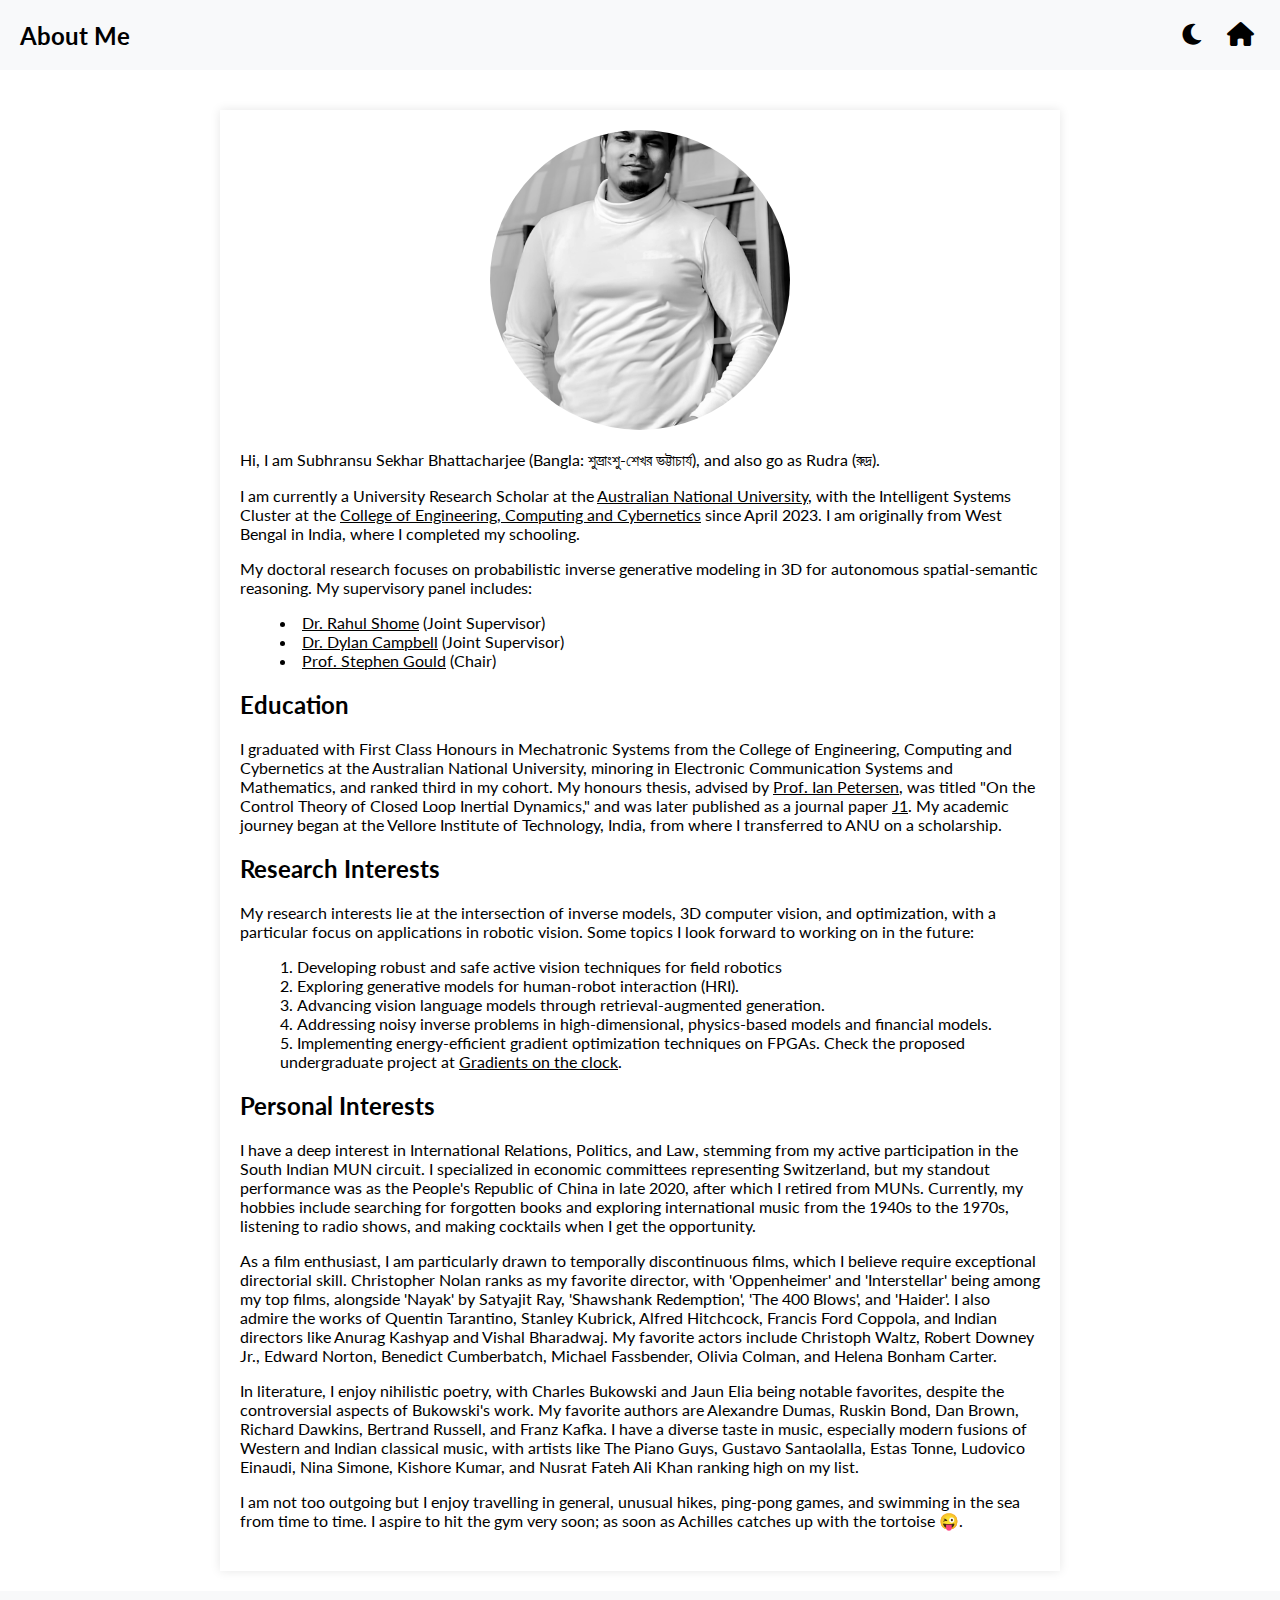
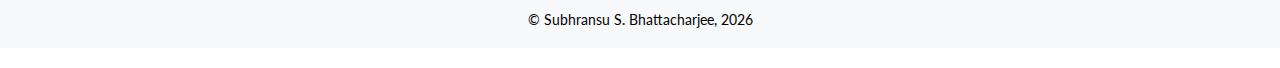
<file: bio/index.html>
<!DOCTYPE html>
<html lang="en">
<head>
    <meta charset="UTF-8">
    <meta name="viewport" content="width=device-width, initial-scale=1.0">
    <meta http-equiv="Cache-Control" content="no-store, no-cache, must-revalidate">
    <meta http-equiv="Pragma" content="no-cache">
    <meta http-equiv="Expires" content="0">
    <title>About Me</title>
    <link rel="stylesheet" href="https://cdnjs.cloudflare.com/ajax/libs/font-awesome/6.0.0-beta3/css/all.min.css">
    <link href="https://fonts.googleapis.com/css2?family=Lato:wght@300;400;700&display=swap" rel="stylesheet">
    <style>body{font-family:'Lato',sans-serif;margin:0;padding:0;transition:background-color 0.3s,color 0.3s}.header{display:flex;justify-content:space-between;align-items:center;padding:20px;background-color:#f8f9fa;transition:background-color 0.3s}.header .title{font-size:24px;font-weight:bold}.buttons{display:flex;gap:10px}.theme-toggle,.home-button{background:none;border:none;font-size:24px;cursor:pointer}.theme-toggle i,.home-button i{color:blue;transition:color 0.3s}.container{display:flex;flex-direction:column;align-items:center;justify-content:flex-start;padding:20px;text-align:left;max-width:100%;overflow-y:auto}.content-container{max-width:800px;width:100%;padding:20px;box-shadow:0 0 10px rgba(0,0,0,0.1);background-color:#fff;margin:20px;transition:background-color 0.3s,box-shadow 0.3s}.bio-image{width:300px;height:300px;background-color:grey;border-radius:50%;margin:0 auto 20px auto;display:flex;align-items:center;justify-content:center;overflow:hidden;transition:transform 0.3s}.bio-image img{width:100%;height:100%;object-fit:cover}.bio-image:hover{transform:scale(1.05)}.bio-text{text-align:left}.bio-text p{text-align:left;text-align-last:left}.bio-text ul,.bio-text ol{text-align:left}.bio-text ul{list-style-position:inside}.bio-text ol{list-style-position:inside}.bio-section{margin-bottom:20px}.dark-mode{background-color:#121212;color:#e0e0e0}.dark-mode .header{background-color:#1c1c1c}.dark-mode .theme-toggle i,.dark-mode .home-button i{color:#f0f0f0}.dark-mode .content-container{background-color:#1c1c1c;box-shadow:0 0 10px rgba(255,255,255,0.1)}a{color:inherit;text-decoration:underline;transition:color 0.3s}a:hover{color:darkblue}footer{text-align:center;padding:20px;background-color:#f8f9fa;font-size:14px;width:100%}.dark-mode footer{background-color:#1c1c1c;color:#e0e0e0}.theme-toggle i,.home-button i{color:black}.dark-mode .theme-toggle i,.dark-mode .home-button i{color:white}@media (max-width:768px){.header .title{font-size:18px}.theme-toggle,.home-button{font-size:20px}.container{padding:10px}.bio-image{width:200px;height:200px}}</style>
</head>
<body>
    <header class="header">
        <div class="title">About Me</div>
        <div class="buttons">
            <button class="theme-toggle" id="themeToggle">
                <i class="fas fa-moon"></i>
            </button>
            <button class="home-button" onclick="location.href='/'">
                <i class="fas fa-home"></i>
            </button>
        </div>
    </header>
    <div class="container">
        <div class="content-container">
            <div class="bio-image">
                <img src="DP.jpeg" alt="Profile Picture">
            </div>
            <div class="bio-text">
                <div class="bio-section">
                    <p>Hi, I am Subhransu Sekhar Bhattacharjee (Bangla: শুভ্রাংশু-শেখর ভট্টাচার্য), and also go as Rudra (রুদ্র).</p>
                    <p>I am currently a University Research Scholar at the <a href="https://www.anu.edu.au" target="_blank">Australian National University</a>, with the Intelligent Systems Cluster at the <a href="https://cecc.anu.edu.au/" target="_blank">College of Engineering, Computing and Cybernetics</a> since April 2023. I am originally from West Bengal in India, where I completed my schooling.</p>
                    <div class="bio-section">
                        <p>My doctoral research focuses on probabilistic inverse generative modeling in 3D for autonomous spatial-semantic reasoning. My supervisory panel includes:</p>
                        <ul>
                            <li><a href="https://rahulsho.me/" target="_blank">Dr. Rahul Shome</a> (Joint Supervisor)</li>
                            <li><a href="https://sites.google.com/view/djcampbell" target="_blank">Dr. Dylan Campbell</a> (Joint Supervisor)</li>
                            <li><a href="http://users.cecs.anu.edu.au/~sgould/" target="_blank">Prof. Stephen Gould</a> (Chair)</li>
                        </ul>
                    </div>
                <div class="bio-section">
                    <h2>Education</h2>
                    <p>I graduated with First Class Honours in Mechatronic Systems from the College of Engineering, Computing and Cybernetics at the Australian National University, minoring in Electronic Communication Systems and Mathematics, and ranked third in my cohort. My honours thesis, advised by <a href="https://eng.anu.edu.au/people/ian-petersen/" target="_blank">Prof. Ian Petersen</a>, was titled "On the Control Theory of Closed Loop Inertial Dynamics," and was later published as a journal paper <a href="https://onlinelibrary.wiley.com/doi/10.1002/asjc.3153" target="_blank">J1</a>. My academic journey began at the Vellore Institute of Technology, India, from where I transferred to ANU on a scholarship.</p>
                </div>
                <div class="bio-section">
                    <h2>Research Interests</h2>
                    <p>My research interests lie at the intersection of inverse models, 3D computer vision, and optimization, with a particular focus on applications in robotic vision. Some topics I look forward to working on in the future:</p>
                    <ol>
                      <li>Developing robust and safe active vision techniques for field robotics</li>
                      <li>Exploring generative models for human-robot interaction (HRI).</li>
                      <li>Advancing vision language models through retrieval-augmented generation.</li>
                      <li>Addressing noisy inverse problems in high-dimensional, physics-based models and financial models.</li>
                      <li>Implementing energy-efficient gradient optimization techniques on FPGAs. Check the proposed undergraduate project at <a href="https://1ssb.github.io/gradients_on_the_clock/">Gradients on the clock</a>.</li>
                    </ol>
                 </div>

                <div class="bio-section">
                    <h2>Personal Interests</h2>
                    <p>I have a deep interest in International Relations, Politics, and Law, stemming from my active participation in the South Indian MUN circuit. I specialized in economic committees representing Switzerland, but my standout performance was as the People's Republic of China in late 2020, after which I retired from MUNs. Currently, my hobbies include searching for forgotten books and exploring international music from the 1940s to the 1970s, listening to radio shows, and making cocktails when I get the opportunity.</p>
                    <p>As a film enthusiast, I am particularly drawn to temporally discontinuous films, which I believe require exceptional directorial skill. Christopher Nolan ranks as my favorite director, with 'Oppenheimer' and 'Interstellar' being among my top films, alongside 'Nayak' by Satyajit Ray, 'Shawshank Redemption', 'The 400 Blows', and 'Haider'. I also admire the works of Quentin Tarantino, Stanley Kubrick, Alfred Hitchcock, Francis Ford Coppola, and Indian directors like Anurag Kashyap and Vishal Bharadwaj. My favorite actors include Christoph Waltz, Robert Downey Jr., Edward Norton, Benedict Cumberbatch, Michael Fassbender, Olivia Colman, and Helena Bonham Carter.</p>
                    <p>In literature, I enjoy nihilistic poetry, with Charles Bukowski and Jaun Elia being notable favorites, despite the controversial aspects of Bukowski's work. My favorite authors are Alexandre Dumas, Ruskin Bond, Dan Brown, Richard Dawkins, Bertrand Russell, and Franz Kafka. I have a diverse taste in music, especially modern fusions of Western and Indian classical music, with artists like The Piano Guys, Gustavo Santaolalla, Estas Tonne, Ludovico Einaudi, Nina Simone, Kishore Kumar, and Nusrat Fateh Ali Khan ranking high on my list.</p>
                    <p>I am not too outgoing but I enjoy travelling in general, unusual hikes, ping-pong games, and swimming in the sea from time to time. I aspire to hit the gym very soon; as soon as Achilles catches up with the tortoise &#128540.</p>
                </div>
            </div>
        </div>
    </div>
    <footer>
        &copy; Subhransu S. Bhattacharjee, <span id="year"></span>
    </footer>
    <script>
        const themeToggle = document.getElementById('themeToggle');
        themeToggle.addEventListener('click', () => {
            document.body.classList.toggle('dark-mode');
            const icon = themeToggle.querySelector('i');
            if (document.body.classList.contains('dark-mode')) {
                icon.classList.remove('fa-moon');
                icon.classList.add('fa-sun');
            } else {
                icon.classList.remove('fa-sun');
                icon.classList.add('fa-moon');
            }
        });

        document.getElementById('year').textContent = new Date().getFullYear();
    </script>
</body>
</html>
</file>
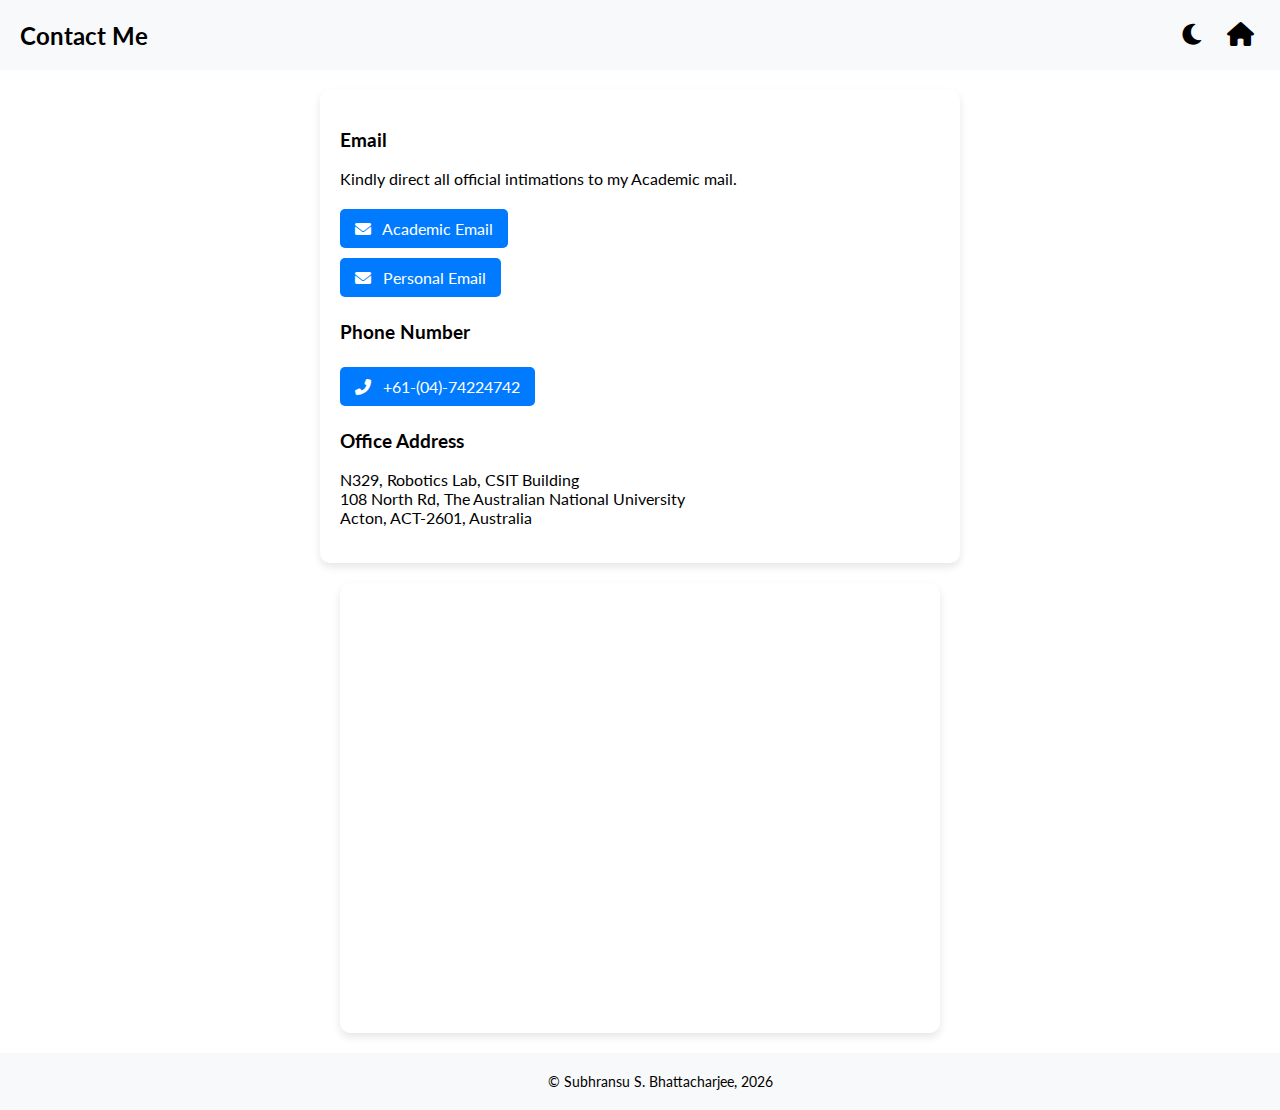
<file: contact/index.html>
<!DOCTYPE html>
<html lang="en">
<head>
    <meta charset="UTF-8">
    <meta name="viewport" content="width=device-width, initial-scale=1.0">
    <meta http-equiv="Cache-Control" content="no-store, no-cache, must-revalidate">
    <meta http-equiv="Pragma" content="no-cache">
    <meta http-equiv="Expires" content="0">
    <title>Contact Me</title>
    <link rel="stylesheet" href="https://cdnjs.cloudflare.com/ajax/libs/font-awesome/6.0.0-beta3/css/all.min.css">
    <link href="https://fonts.googleapis.com/css2?family=Lato:wght@300;400;700&display=swap" rel="stylesheet">
    <style>
        body {
            font-family: 'Lato', sans-serif;
            margin: 0;
            padding: 0;
            display: flex;
            flex-direction: column;
            min-height: 100vh;
            transition: background-color 0.3s, color 0.3s;
        }
        .header {
            display: flex;
            justify-content: space-between;
            align-items: center;
            padding: 20px;
            background-color: #f8f9fa;
        }
        .header .title {
            font-size: 24px;
            font-weight: bold;
        }
        .buttons {
            display: flex;
            gap: 10px;
        }
        .theme-toggle, .home-button {
            background: none;
            border: none;
            font-size: 24px;
            cursor: pointer;
        }
        .theme-toggle i, .home-button i {
            color: blue;
        }
        .container {
            flex: 1;
            display: flex;
            flex-direction: column;
            align-items: center;
            justify-content: flex-start;
            padding: 20px;
            text-align: left;
            max-width: 100%;
        }
        .card {
            background-color: #ffffff;
            border-radius: 10px;
            box-shadow: 0 4px 8px rgba(0, 0, 0, 0.1);
            padding: 20px;
            max-width: 600px;
            width: 100%;
        }
        .bio-text {
            text-align: justify;
        }
        .bio-section {
            margin-bottom: 20px;
        }
        .dark-mode .card {
            background-color: #1c1c1c;
            color: #e0e0e0;
        }
        .dark-mode {
            background-color: #121212;
            color: #e0e0e0;
        }
        .dark-mode .header {
            background-color: #1c1c1c;
        }
        .theme-toggle i, .home-button i {
            color: black; /* Default color for light mode */
        }
        
        .dark-mode .theme-toggle i, .dark-mode .home-button i {
            color: white; /* Color for dark mode */
        }
        
        .button1 {
            display: inline-block;
            padding: 10px 15px;
            font-size: 16px;
            color: #ffffff;
            background-color: #007bff;
            border: none;
            border-radius: 5px;
            text-decoration: none;
            margin: 5px 0;
        }
        .button1:hover {
            background-color: #0056b3;
        }
        @media (max-width: 768px) {
            .header .title {
                font-size: 18px;
            }
            .theme-toggle, .home-button {
                font-size: 20px;
            }
            .container {
                padding: 10px;
            }
            .button1 {
                font-size: 14px;
            }
        }
        .map-container {
            width: 100%;
            margin-top: 20px;
            display: flex;
            justify-content: center;
        }
        .map-container iframe {
            width: 100%;
            max-width: 600px;
            height: 450px;
            border: 0;
            border-radius: 10px;
            box-shadow: 0 4px 8px rgba(0, 0, 0, 0.1);
        }
        footer {
            text-align: center;
            padding: 20px;
            background-color: #f8f9fa;
            font-size: 14px;
            width: 100%;
        }
        .dark-mode footer {
            background-color: #333 !important;
        }
    </style>
</head>
<body>
    <header class="header">
        <div class="title">Contact Me</div>
        <div class="buttons">
            <button class="theme-toggle" id="themeToggle">
                <i class="fas fa-moon"></i>
            </button>
            <button class="home-button" onclick="location.href='/'">
                <i class="fas fa-home"></i>
            </button>
        </div>
    </header>
    <div class="container">
        <div class="card">
            <article id="cnt" class="bio-text">
                <h3>Email</h3>
                <p>Kindly direct all official intimations to my Academic mail.</p>
                <p>
                    <a href="mailto:Subhransu.Bhattacharjee@anu.edu.au" class="button1" onclick="return theFunction();">
                        <i class="fa fa-envelope" aria-hidden="true"></i>&ensp; Academic Email
                    </a><br>
                    <a href="mailto:1ssb.rudra@gmail.com" class="button1" onclick="return theFunction();">
                        <i class="fa fa-envelope" aria-hidden="true"></i>&ensp; Personal Email
                    </a>
                </p>
                <h3>Phone Number</h3>
                <p>
                    <a class="button1" href="tel:+610474224742" onclick="return theFunction();">
                        <i class="fa fa-phone-alt" aria-hidden="true"></i>&ensp; +61-(04)-74224742
                    </a>
                </p>
                <h3>Office Address</h3>
                <p>
                    N329, Robotics Lab, CSIT Building<br>
                    108 North Rd, The Australian National University<br>
                    Acton, ACT-2601, Australia
                </p>
            </article>
        </div>
        <div class="map-container">
            <iframe src="https://www.google.com/maps/embed?pb=!1m14!1m8!1m3!1d750.6912317179923!2d149.120686!3d-35.275245!3m2!1i1024!2i768!4f13.1!3m3!1m2!1s0x6b164d5b4fd2223f%3A0x247432e4404afa54!2sANU%20School%20of%20Computing!5e1!3m2!1sen!2sus!4v1717435450419!5m2!1sen!2sus" allowfullscreen="" loading="lazy" referrerpolicy="no-referrer-when-downgrade"></iframe>
        </div>
    </div>
    <footer>
        &copy; Subhransu S. Bhattacharjee, <span id="year"></span>
    </footer>
    <script>
        const themeToggle = document.getElementById('themeToggle');
        themeToggle.addEventListener('click', () => {
            document.body.classList.toggle('dark-mode');
            const icon = themeToggle.querySelector('i');
            if (document.body.classList.contains('dark-mode')) {
                icon.classList.remove('fa-moon');
                icon.classList.add('fa-sun');
            } else {
                icon.classList.remove('fa-sun');
                icon.classList.add('fa-moon');
            }
        });

        document.addEventListener('DOMContentLoaded', function() {
            const yearSpan = document.getElementById('year');
            const currentYear = new Date().getFullYear();
            yearSpan.textContent = currentYear;
        });

        function theFunction() {
            return true;
        }
    </script>
</body>
</html>
</file>
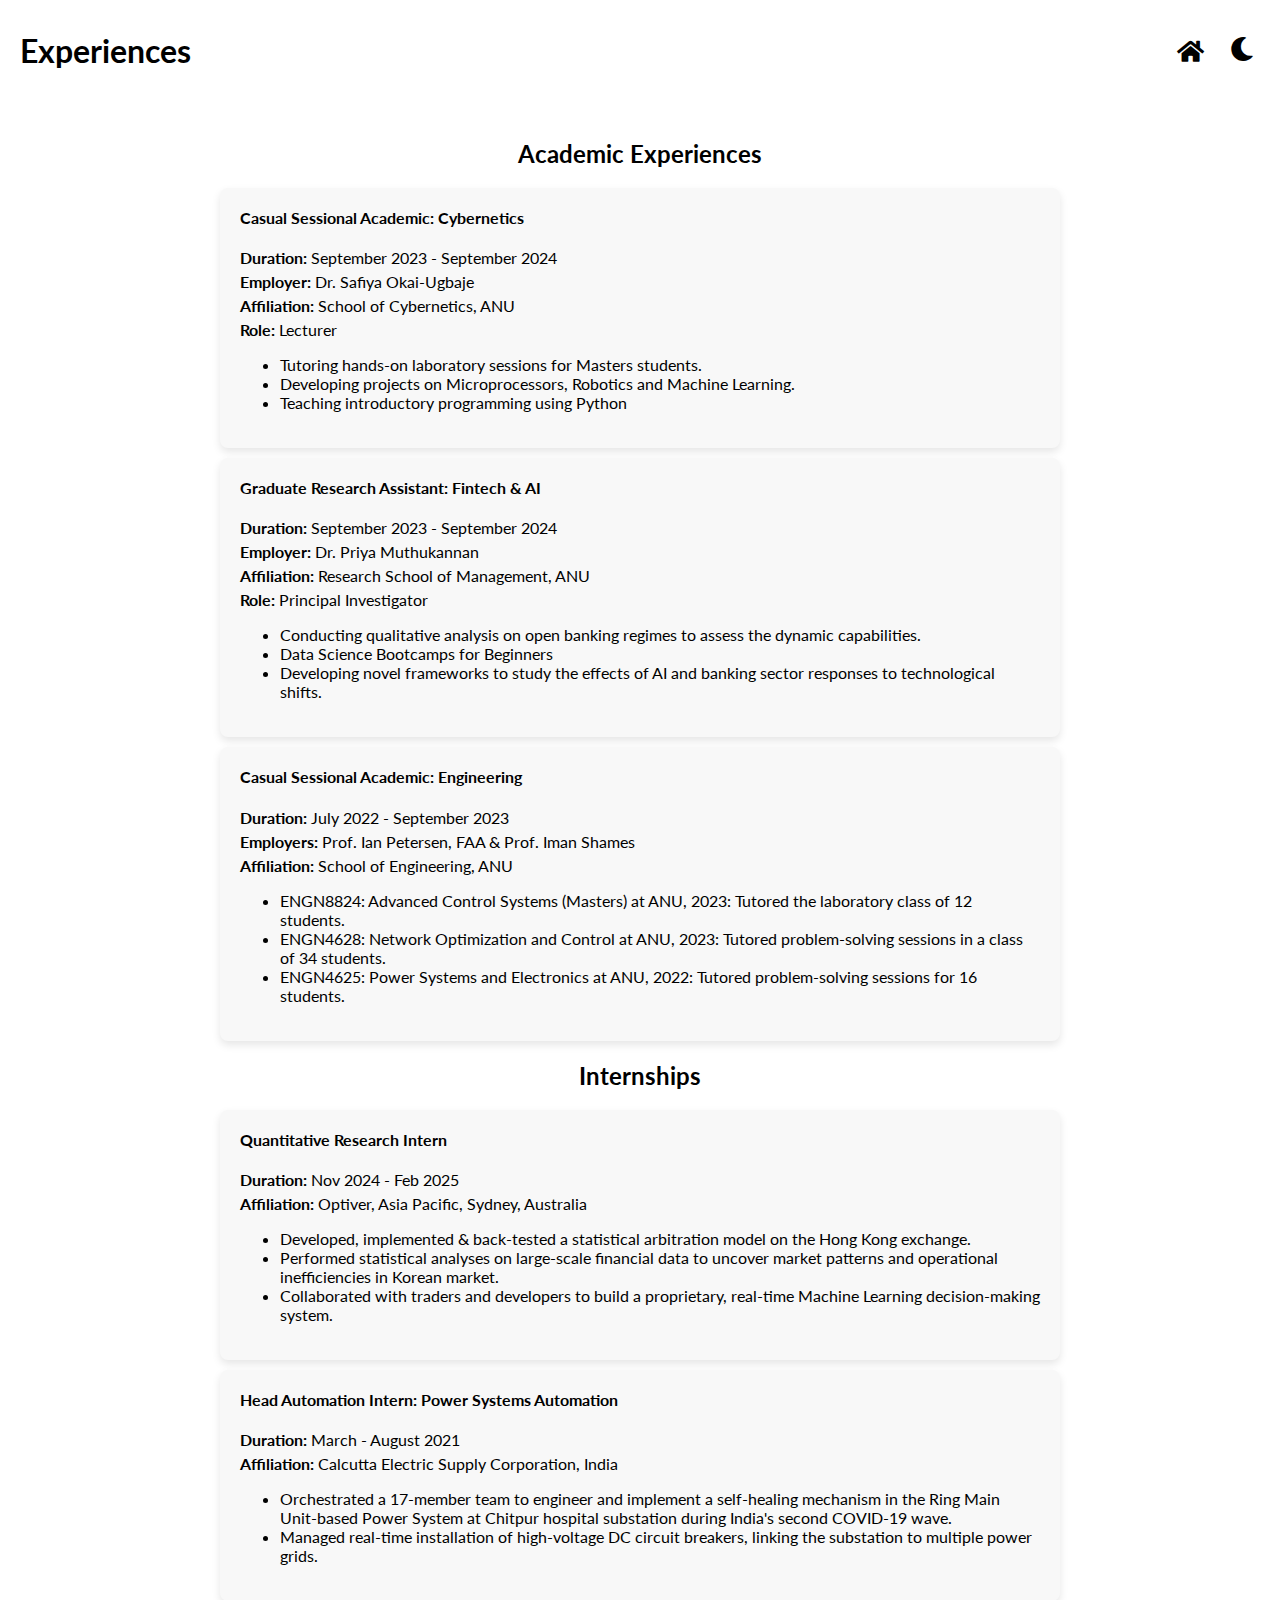
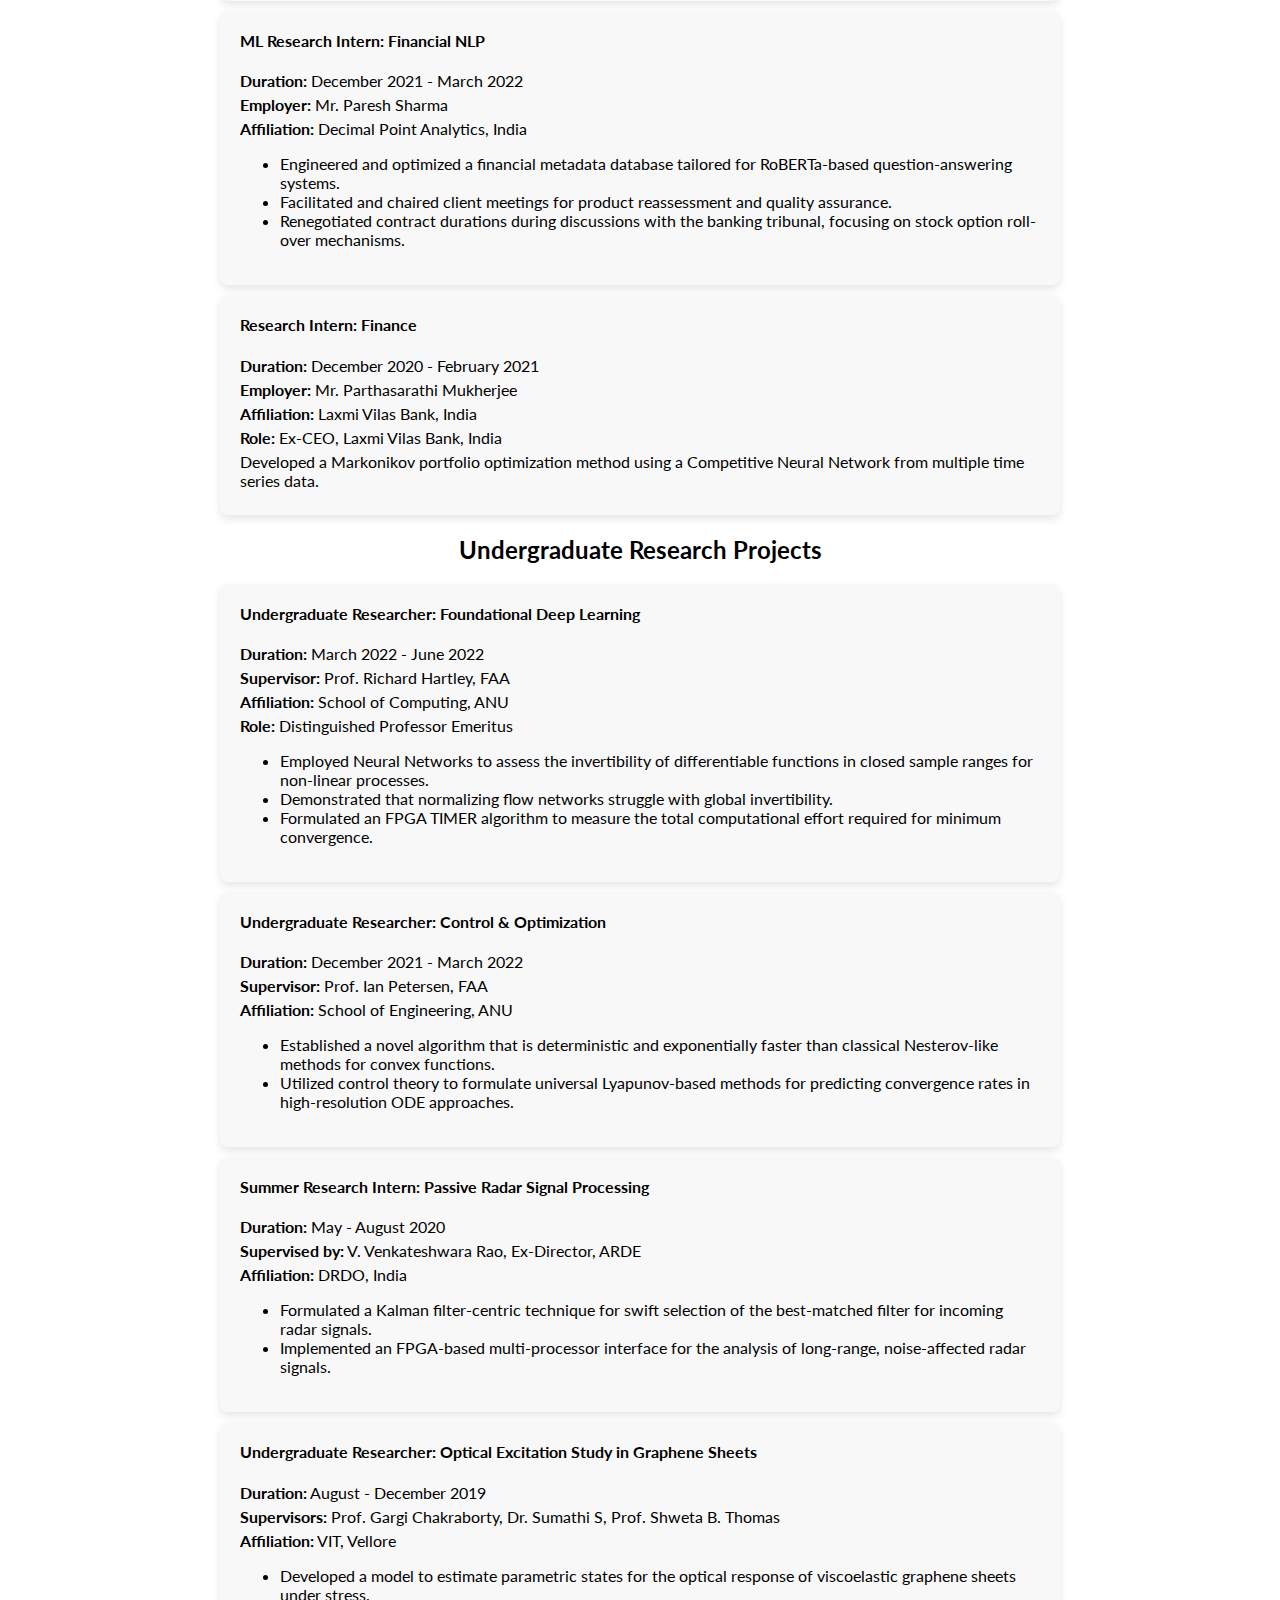
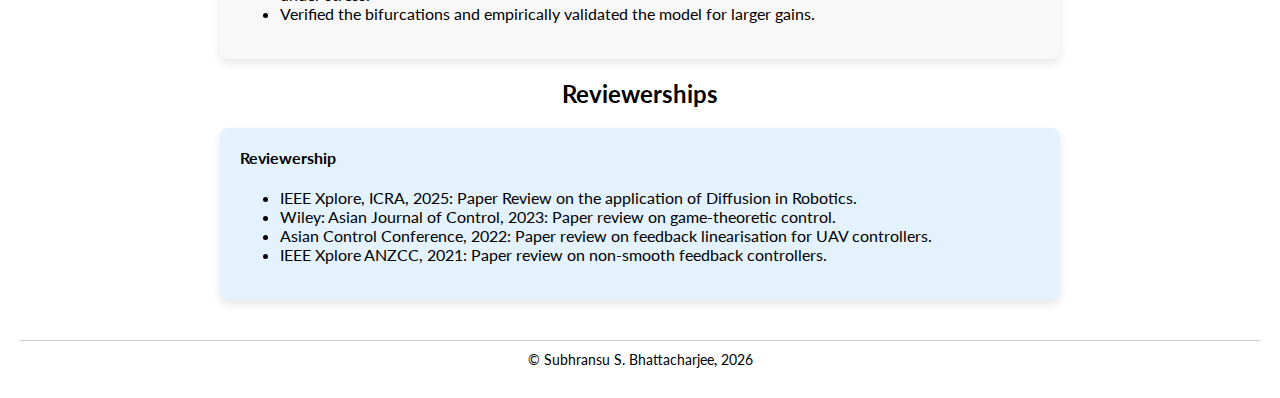
<file: exp/index.html>
<!DOCTYPE html>
<html lang="en">
<head>
  <meta charset="UTF-8">
  <meta name="viewport" content="width=device-width, initial-scale=1">
  <title>Profile Experiences</title>
  <link href="https://cdnjs.cloudflare.com/ajax/libs/font-awesome/5.15.3/css/all.min.css" rel="stylesheet">
  <link href="https://fonts.googleapis.com/css2?family=Lato:wght@400&display=swap" rel="stylesheet">
  <style>
    body {
      font-family: 'Lato', sans-serif;
      margin: 20px;
      background-color: #fff;
      color: #000;
      transition: background-color 0.3s, color 0.3s;
    }
    header {
      display: flex;
      justify-content: space-between;
      align-items: center; /* Ensure buttons and title are level */
      margin-bottom: 20px;
      height: 60px;
    }
    header h1 {
      margin: 0;
      text-align: left;
    }
    h2 {
      text-align: center;
      margin-bottom: 20px;
    }
    .experience-card {
      background-color: #f8f8f8;
      border-radius: 8px;
      padding: 20px;
      margin: 10px auto;
      width: 80%;
      max-width: 800px;
      box-shadow: 0 4px 8px rgba(0, 0, 0, 0.1);
      transition: background-color 0.3s, color 0.3s;
    }
    .experience-card.current {
      background-color: #d1e7dd; /* Light green background for current experience */
    }
    .experience-card.reviewership {
      background-color: #e3f2fd; /* Light blue background for reviewership */
    }
    .experience-card h4 {
      margin-top: 0;
    }
    .experience-card p {
      margin: 5px 0;
    }
    footer {
      text-align: center;
      padding: 10px;
      margin-top: 40px;
      font-size: 14px;
      border-top: 1px solid #ccc;
      transition: background-color 0.3s, color 0.3s;
    }
    .dark-mode {
      background-color: #121212;
      color: #fff;
    }
    .dark-mode .experience-card {
      background-color: #333;
    }
    .dark-mode .experience-card.current {
      background-color: #4caf50; /* Darker green for current experience in dark mode */
    }
    .dark-mode .experience-card.reviewership {
      background-color: #1e88e5; /* Darker blue for reviewership in dark mode */
    }
    #theme-toggle, .button1 {
      background-color: transparent;
      border: none;
      font-size: 24px;
      cursor: pointer;
      color: #000;
      transition: color 0.3s;
      margin-left: 10px;
    }
    .dark-mode #theme-toggle, .dark-mode .button1 {
      color: #fff;
    }
    .header-right {
      display: flex;
      align-items: center;
    }
    .header-right ul {
      list-style: none;
      margin: 0;
      padding: 0;
      display: flex;
      align-items: center;
    }
    .header-right li {
      margin-left: 10px;
      position: relative;
    }
    .header-right a {
      text-decoration: none;
      color: inherit;
    }
    .icon {
      font-size: 24px;
    }
    /* Back to Top Button */
    #back-to-top {
      position: fixed;
      bottom: 20px;
      right: 20px;
      background-color: #007bff; /* Button color */
      color: white;
      padding: 10px;
      border-radius: 50%;
      text-align: center;
      cursor: pointer;
      display: none; /* Hidden by default */
      font-size: 24px;
      z-index: 1000;
      transition: background-color 0.3s;
    }

    #back-to-top:hover {
      background-color: #0056b3; /* Darker blue on hover */
    }

    .dark-mode #back-to-top {
      background-color: #333; /* Adjust for dark mode */
    }

    .dark-mode #back-to-top:hover {
      background-color: #555; /* Adjust for dark mode hover */
    }
  </style>
</head>
<body>
  <header>
    <h1>Experiences</h1>
    <div class="header-right">
      <ul>
        <li><a href="https://1ssb.github.io" title="Home" class="button1"><i class="fas fa-home icon"></i></a></li>
        <li><button id="theme-toggle" title="Toggle display mode"><i class="fas fa-moon"></i></button></li>
      </ul>
    </div>
  </header>
<br>
 <main>
    <section>
      <h2>Academic Experiences</h2>
          <div class="experience-card">
        <h4 class="major">Casual Sessional Academic: Cybernetics</h4>
        <div class="details">
          <p><strong>Duration:</strong> September 2023 - September 2024</p>
          <p><strong>Employer:</strong> Dr. Safiya Okai-Ugbaje </p>
          <p><strong>Affiliation:</strong> School of Cybernetics, ANU</p>
          <p><strong>Role:</strong> Lecturer</p>
          <ul>
            <li>Tutoring hands-on laboratory sessions for Masters students.</li>
            <li>Developing projects on Microprocessors, Robotics and Machine Learning.</li>
            <li>Teaching introductory programming using Python</li>
          </ul>
        </div>
      </div>
      <div class="experience-card">
        <h4 class="major">Graduate Research Assistant: Fintech & AI</h4>
        <div class="details">
          <p><strong>Duration:</strong> September 2023 - September 2024</p>
          <p><strong>Employer:</strong> Dr. Priya Muthukannan</p>
          <p><strong>Affiliation:</strong> Research School of Management, ANU</p>
          <p><strong>Role:</strong> Principal Investigator</p>
          <ul>
            <li>Conducting qualitative analysis on open banking regimes to assess the dynamic capabilities.</li>
            <li>Data Science Bootcamps for Beginners</li>
            <li>Developing novel frameworks to study the effects of AI and banking sector responses to technological shifts.</li>
          </ul>
        </div>
      </div>

      <div class="experience-card">
        <h4 class="major">Casual Sessional Academic: Engineering</h4>
        <div class="details">
          <p><strong>Duration:</strong> July 2022 - September 2023</p>
          <p><strong>Employers:</strong> Prof. Ian Petersen, FAA & Prof. Iman Shames</p>
          <p><strong>Affiliation:</strong> School of Engineering, ANU</p>
          <ul>
            <li>ENGN8824: Advanced Control Systems (Masters) at ANU, 2023: Tutored the laboratory class of 12 students.</li>
            <li>ENGN4628: Network Optimization and Control at ANU, 2023: Tutored problem-solving sessions in a class of 34 students.</li>
            <li>ENGN4625: Power Systems and Electronics at ANU, 2022: Tutored problem-solving sessions for 16 students.</li>
          </ul>
        </div>
      </div>
    </section>

    <section>
      <h2>Internships</h2>

      <div class="experience-card">
        <h4 class="major">Quantitative Research Intern</h4>
        <div class="details">
          <p><strong>Duration:</strong> Nov 2024 - Feb 2025</p>
          <p><strong>Affiliation:</strong> Optiver, Asia Pacific, Sydney, Australia</p>
          <ul>
            <li>Developed, implemented & back-tested a statistical arbitration model on the Hong Kong exchange.</li>
            <li>Performed statistical analyses on large-scale financial data to uncover market patterns and operational ineﬃciencies in Korean market.</li>
            <li>Collaborated with traders and developers to build a proprietary, real-time Machine Learning decision-making system.</li>
          </ul>
        </div>
      </div>

      <div class="experience-card">
        <h4 class="major">Head Automation Intern: Power Systems Automation</h4>
        <div class="details">
          <p><strong>Duration:</strong> March - August 2021</p>
          <p><strong>Affiliation:</strong> Calcutta Electric Supply Corporation, India</p>
          <ul>
            <li>Orchestrated a 17-member team to engineer and implement a self-healing mechanism in the Ring Main Unit-based Power System at Chitpur hospital substation during India's second COVID-19 wave.</li>
            <li>Managed real-time installation of high-voltage DC circuit breakers, linking the substation to multiple power grids.</li>
          </ul>
        </div>
      </div>

      <div class="experience-card">
        <h4 class="major">ML Research Intern: Financial NLP</h4>
        <div class="details">
          <p><strong>Duration:</strong> December 2021 - March 2022</p>
          <p><strong>Employer:</strong> Mr. Paresh Sharma</p>
          <p><strong>Affiliation:</strong> Decimal Point Analytics, India</p>
          <ul>
            <li>Engineered and optimized a financial metadata database tailored for RoBERTa-based question-answering systems.</li>
            <li>Facilitated and chaired client meetings for product reassessment and quality assurance.</li>
            <li>Renegotiated contract durations during discussions with the banking tribunal, focusing on stock option roll-over mechanisms.</li>
          </ul>
        </div>
      </div>

      <div class="experience-card">
        <h4 class="major">Research Intern: Finance</h4>
        <div class="details">
          <p><strong>Duration:</strong> December 2020 - February 2021</p>
          <p><strong>Employer:</strong> Mr. Parthasarathi Mukherjee</p>
          <p><strong>Affiliation:</strong> Laxmi Vilas Bank, India</p>
          <p><strong>Role:</strong> Ex-CEO, Laxmi Vilas Bank, India</p>
          <p>Developed a Markonikov portfolio optimization method using a Competitive Neural Network from multiple time series data.</p>
        </div>
      </div>
    </section>

    <section>
      <h2>Undergraduate Research Projects</h2>

      <div class="experience-card">
        <h4 class="major">Undergraduate Researcher: Foundational Deep Learning</h4>
        <div class="details">
          <p><strong>Duration:</strong> March 2022 - June 2022</p>
          <p><strong>Supervisor:</strong> Prof. Richard Hartley, FAA</p>
          <p><strong>Affiliation:</strong> School of Computing, ANU</p>
          <p><strong>Role:</strong> Distinguished Professor Emeritus</p>
          <ul>
            <li>Employed Neural Networks to assess the invertibility of differentiable functions in closed sample ranges for non-linear processes.</li>
            <li>Demonstrated that normalizing flow networks struggle with global invertibility.</li>
            <li>Formulated an FPGA TIMER algorithm to measure the total computational effort required for minimum convergence.</li>
          </ul>
        </div>
      </div>

      <div class="experience-card">
        <h4 class="major">Undergraduate Researcher: Control & Optimization</h4>
        <div class="details">
          <p><strong>Duration:</strong> December 2021 - March 2022</p>
          <p><strong>Supervisor:</strong> Prof. Ian Petersen, FAA</p>
          <p><strong>Affiliation:</strong> School of Engineering, ANU</p>
          <ul>
            <li>Established a novel algorithm that is deterministic and exponentially faster than classical Nesterov-like methods for convex functions.</li>
            <li>Utilized control theory to formulate universal Lyapunov-based methods for predicting convergence rates in high-resolution ODE approaches.</li>
          </ul>
        </div>
      </div>

      <div class="experience-card">
        <h4 class="major">Summer Research Intern: Passive Radar Signal Processing</h4>
        <div class="details">
          <p><strong>Duration:</strong> May - August 2020</p>
          <p><strong>Supervised by:</strong> V. Venkateshwara Rao, Ex-Director, ARDE</p>
          <p><strong>Affiliation:</strong> DRDO, India</p>
          <ul>
            <li>Formulated a Kalman filter-centric technique for swift selection of the best-matched filter for incoming radar signals.</li>
            <li>Implemented an FPGA-based multi-processor interface for the analysis of long-range, noise-affected radar signals.</li>
          </ul>
        </div>
      </div>

      <div class="experience-card">
        <h4 class="major">Undergraduate Researcher: Optical Excitation Study in Graphene Sheets</h4>
        <div class="details">
          <p><strong>Duration:</strong> August - December 2019</p>
          <p><strong>Supervisors:</strong> Prof. Gargi Chakraborty, Dr. Sumathi S, Prof. Shweta B. Thomas</p>
          <p><strong>Affiliation:</strong> VIT, Vellore</p>
          <ul>
            <li>Developed a model to estimate parametric states for the optical response of viscoelastic graphene sheets under stress.</li>
            <li>Verified the bifurcations and empirically validated the model for larger gains.</li>
          </ul>
        </div>
      </div>
    </section>

    <section>
      <h2>Reviewerships</h2>
      <div class="experience-card reviewership">
        <h4 class="major">Reviewership</h4>
        <div class="details">
          <ul>
            <li>IEEE Xplore, ICRA, 2025: Paper Review on the application of Diffusion in Robotics.</li>
            <li>Wiley: Asian Journal of Control, 2023: Paper review on game-theoretic control.</li>
            <li>Asian Control Conference, 2022: Paper review on feedback linearisation for UAV controllers.</li>
            <li>IEEE Xplore ANZCC, 2021: Paper review on non-smooth feedback controllers.</li>
          </ul>
        </div>
      </div>
    </section>
  </main>

  <footer>
    &copy; Subhransu S. Bhattacharjee, <span id="year"></span>
  </footer>

  <!-- Back to Top Button -->
  <a href="#" id="back-to-top" title="Back to top"><i class="fas fa-arrow-up"></i></a>

  <script>
    // Set the current year in the footer
    document.getElementById('year').textContent = new Date().getFullYear();

    // Theme toggling functionality
    const themeToggle = document.getElementById('theme-toggle');
    const body = document.body;

    // Check for saved theme in localStorage
    const savedTheme = localStorage.getItem('theme');
    if (savedTheme === 'dark-mode') {
      body.classList.add('dark-mode');
    }

    themeToggle.addEventListener('click', () => {
      body.classList.toggle('dark-mode');

      // Save the theme preference in localStorage
      if (body.classList.contains('dark-mode')) {
        localStorage.setItem('theme', 'dark-mode');
      } else {
        localStorage.removeItem('theme');
      }
    });

    // Show or hide the "Back to Top" button
    window.addEventListener('scroll', function() {
      const backToTopButton = document.getElementById('back-to-top');
      if (window.pageYOffset > 300) { // Show button after scrolling down 300px
        backToTopButton.style.display = 'block';
      } else {
        backToTopButton.style.display = 'none';
      }
    });

    // Smooth scroll back to top
    document.getElementById('back-to-top').addEventListener('click', function(e) {
      e.preventDefault();
      window.scrollTo({ top: 0, behavior: 'smooth' });
    });
  </script>

</body>
</html>
</file>
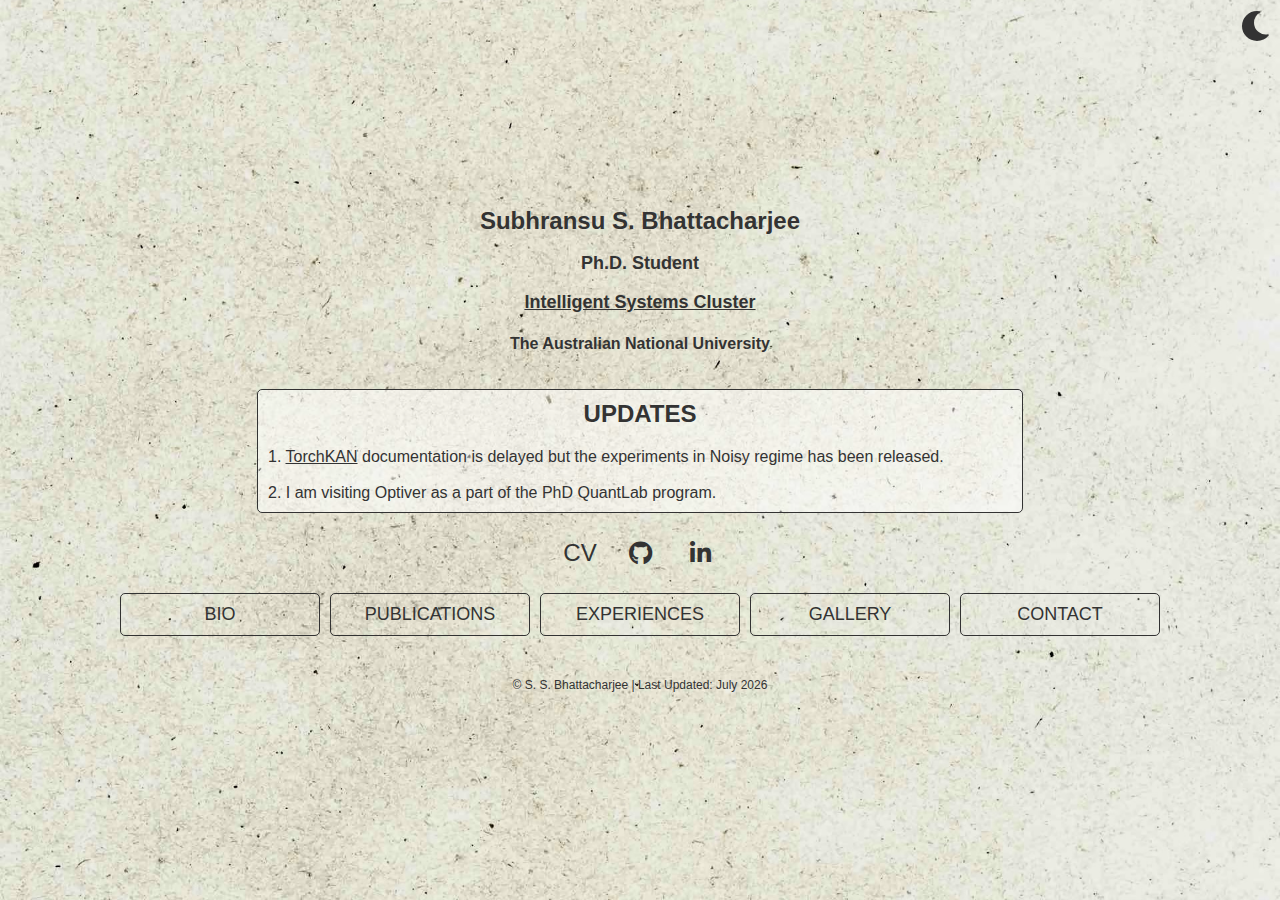
<file: index_mobile.html>
<!DOCTYPE html>
<html lang="en">
<head>
    <meta charset="UTF-8">
    <meta name="description" content="Homepage of Subhransu Sekhar Bhattacharjee, PhD Student at the Australian National University.">
    <meta name="viewport" content="width=device-width, initial-scale=1.0">
    <title>Subhransu Sekhar Bhattacharjee - Mobile</title>
    <link rel="icon" type="image/x-icon" href="https://1ssb.github.io/favicon.ico?v=2">
    <link rel="preconnect" href="https://fonts.googleapis.com">
    <link rel="preconnect" href="https://cdnjs.cloudflare.com" crossorigin>
    <link rel="stylesheet" href="https://cdnjs.cloudflare.com/ajax/libs/font-awesome/5.15.4/css/all.min.css" media="print" onload="this.media='all'">
    <style>
        /* Minified CSS */
        :root{--light-bg:url('light.jpg') no-repeat center center / cover;--light-color:#333;--dark-bg:url('dark.jpg') no-repeat center center / cover;--dark-color:#fff;--primary-color:#007bff;--hover-color:#FFD700;--border-radius:5px;--transition:.3s}
        html,body{width:100%;margin:0;padding:0;overflow-x:hidden;font-family: 'Lato',sans-serif;background:var(--light-bg);color:var(--light-color);display:flex;flex-direction:column;align-items:center;justify-content:center;min-height:100vh;text-align:center;transition:background-color var(--transition),color var(--transition)}
        .wrapper{width:100%;max-width:100%;margin:0 auto;padding:20px;box-sizing:border-box}
        header{padding:5px}
        header h1{font-size:24px;margin-bottom:10px}
        header h3{font-size:18px;margin-bottom:5px}
        header h3 a{color:inherit;text-decoration:underline}
        .update-container{display:none;padding:10px;margin:10px 0;border-radius:var(--border-radius);border:1px solid var(--light-color);background:rgba(255,255,255,.5);width:60%;margin:10px auto;text-align:left}
        .update-container h2{margin-top:0}
        .update-container p{margin:0;font-size:16px}
        .update-container a{color:var(--light-color);text-decoration:underline}
        .update-container h2{margin-top:0;text-align:center}
        .separator{width:60%;height:2px;background:var(--light-color);margin:10px auto}
        .icons{margin:20px 0;display:flex;justify-content:center;gap:20px}
        .icons a{text-decoration:none;color:var(--light-color);font-size:24px;width:40px;height:40px;display:flex;align-items:center;justify-content:center;transition:color var(--transition)}
        .icons a:hover{color:var(--primary-color);text-decoration:none}
        .dark-mode .icons a:hover{color:var(--hover-color);text-decoration:none}
        nav ul{list-style-type:none;padding:0;margin:20px 0;display:flex;flex-wrap:wrap;justify-content:center;gap:10px}
        nav ul li{flex:1 1 calc(50% - 20px);max-width:200px;box-sizing:border-box}
        nav ul li a{text-decoration:none;color:var(--light-color);padding:10px 20px;border-radius:var(--border-radius);border:1px solid var(--light-color);display:block;transition:background var(--transition),color var(--transition);font-size:18px;text-align:center;white-space:nowrap;overflow:hidden;text-overflow:ellipsis}
        nav ul li a:hover{background:var(--light-color);color:var(--dark-color)}
        footer{margin-top:20px;font-size:12px;padding:10px}
        .theme-toggle{position:fixed;top:10px;right:10px;cursor:pointer;font-size:30px;color:var(--light-color);transition:color var(--transition)}
        .dark-mode{background:var(--dark-bg);color:var(--dark-color);text-decoration:none}
        .dark-mode .theme-toggle{color:var(--dark-color);text-decoration:none}
        .dark-mode .update-container{border:1px solid var(--dark-color);color:var(--dark-color);text-decoration:none}
        .dark-mode .update-container a{color:var(--dark-color);text-decoration:underline}
        .dark-mode .separator{background:var(--dark-color)}
        .dark-mode a{color:var(--dark-color);text-decoration:none}
        .dark-mode .icons a{color:var(--dark-color);text-decoration:none}
        .dark-mode nav ul li a{border:1px solid var(--dark-color)}
        .dark-mode nav ul li a:hover{background:var(--dark-color);color:var(--light-color)}
        .dark-mode header h3 a{color:var(--dark-color);text-decoration:underline}
    </style>
</head>
<body>
    <div class="wrapper">
        <header>
            <h1>Subhransu S. Bhattacharjee</h1>
            <h3>Ph.D. Student</h3>
            <h3><a href="https://comp.anu.edu.au/research/clusters/intelligent-systems/" target="_blank">Intelligent Systems Cluster</a></h3>
            <h4>The Australian National University</h4>
        </header>
        <div class="update-container" id="updateBox">
            <h2>UPDATES</h2>
            <p>Loading content...</p>
        </div>
        <div class="separator" id="separator"></div>
        <div class="icons">
            <a href="./Resume.pdf" title="Curriculum Vitae" class="cv-icon">CV</a>
            <a href="https://github.com/1ssb" title="GitHub" target="_blank" class="fab fa-github"></a>
            <a href="https://www.linkedin.com/in/1ssb/" target="_blank" title="LinkedIn" class="fab fa-linkedin-in"></a>
        </div>
        <nav>
            <ul>
                <li><a href="https://1ssb.github.io/bio/">BIO</a></li>
                <li><a href="https://1ssb.github.io/pub/">PUBLICATIONS</a></li>
                <li><a href="https://1ssb.github.io/exp/">EXPERIENCES</a></li>
                <li><a href="https://1ssb.github.io/gallery/">GALLERY</a></li>
                <li><a href="https://1ssb.github.io/contact/">CONTACT</a></li>
            </ul>
        </nav>
        <footer>
            <p>&copy; S. S. Bhattacharjee | Last Updated: <span id="lastUpdated"></span></p>
        </footer>
    </div>
    <div class="theme-toggle" id="toggleTheme">
        <i class="fas fa-moon"></i>
    </div>
<script type="module">
    import { SHOW_UPDATE_BOX } from './constants.js';

    async function loadUpdateContent() {
        try {
            const response = await fetch('update-box.html');
            const text = await response.text();
            document.getElementById('updateBox').innerHTML = text;
        } catch (error) {
            console.error('Error loading update content:', error);
        }
    }

    document.addEventListener('DOMContentLoaded', function() {
        const lastMod = new Date(document.lastModified);
        document.getElementById('lastUpdated').textContent = lastMod.toLocaleDateString('en-US', {
            year: 'numeric', month: 'long'
        });

        const toggleThemeButton = document.getElementById('toggleTheme');
        const themeIcon = toggleThemeButton.querySelector('i');

        const savedTheme = localStorage.getItem('theme');
        if (savedTheme) {
            document.body.classList.toggle('dark-mode', savedTheme === 'dark');
            themeIcon.classList.toggle('fa-sun', savedTheme === 'dark');
            themeIcon.classList.toggle('fa-moon', savedTheme !== 'dark');
        }

        toggleThemeButton.addEventListener('click', function() {
            const isDarkMode = document.body.classList.toggle('dark-mode');
            localStorage.setItem('theme', isDarkMode ? 'dark' : 'light');
            themeIcon.classList.toggle('fa-sun', isDarkMode);
            themeIcon.classList.toggle('fa-moon', !isDarkMode);
        });

        if (SHOW_UPDATE_BOX) {
            document.getElementById('updateBox').style.display = 'block';
            document.getElementById('separator').style.display = 'none';
        } else {
            document.getElementById('updateBox').style.display = 'none';
            document.getElementById('separator').style.display = 'block';
        }

        loadUpdateContent();
    });
</script>
</body>
</html>
</file>
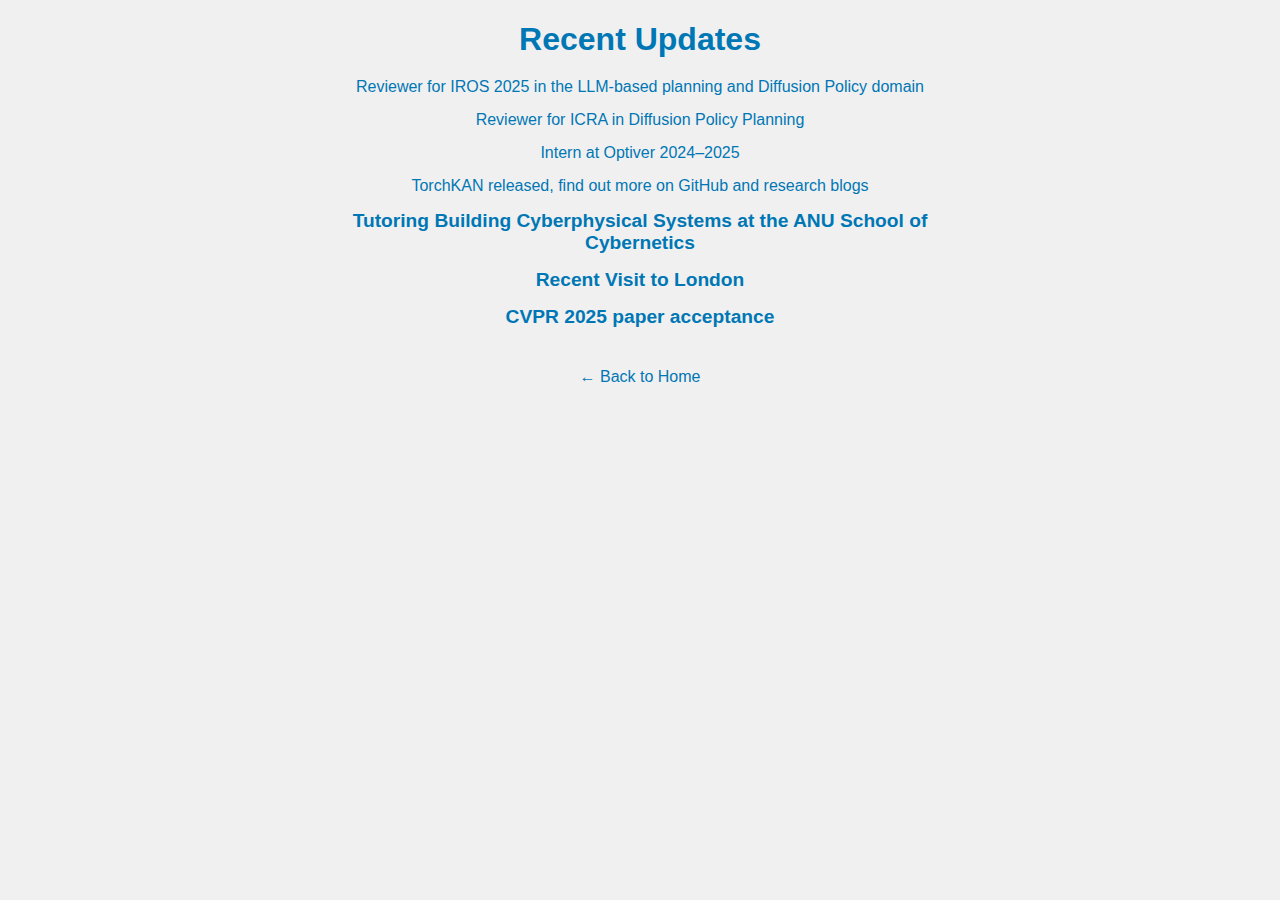
<file: updates.html>
<!DOCTYPE html>
<html lang="en">
<head>
  <meta charset="UTF-8">
  <meta name="description" content="Updates - LinkedIn posts from Subhransu S. Bhattacharjee">
  <meta name="viewport" content="width=device-width, initial-scale=1">
  <title>Updates - S. S. Bhattacharjee</title>
  <style>
    :root {
      --light-bg: #f0f0f0;
      --light-color: #0077b5;
      --dark-bg: #121212;
      --dark-color: #fff;
      --font: 'Lato', sans-serif;
    }
    body {
      font-family: var(--font);
      background: var(--light-bg);
      color: var(--light-color);
      margin: 20px;
      transition: background 0.3s, color 0.3s;
    }
    h1 {
      text-align: center;
      margin-bottom: 20px;
    }
    ul.updates-list {
      list-style: none;
      padding: 0;
      max-width: 600px;
      margin: 0 auto;
    }
    ul.updates-list li {
      margin: 15px 0;
      text-align: center;
    }
    ul.updates-list li a {
      text-decoration: none;
      font-size: 1.2rem;
      font-weight: bold;
      color: var(--light-color);
      transition: color 0.3s;
    }
    ul.updates-list li a:hover {
      color: #005582;
    }
    footer {
      text-align: center;
      margin-top: 40px;
    }
    a.back {
      text-decoration: none;
      font-size: 1rem;
      color: var(--light-color);
      transition: color 0.3s;
    }
    a.back:hover {
      color: #005582;
    }
    .dark-mode {
      background: var(--dark-bg);
      color: var(--dark-color);
    }
    .dark-mode ul.updates-list li a,
    .dark-mode a.back {
      color: var(--dark-color);
    }
    .dark-mode ul.updates-list li a:hover,
    .dark-mode a.back:hover {
      color: #bbb;
    }
  </style>
  <script>
    document.addEventListener("DOMContentLoaded", async () => {
      const response = await fetch('updates.json');
      const updates = await response.json();
      const ul = document.querySelector('.updates-list');
      updates.forEach(item => {
        const li = document.createElement('li');
        if (item.link) {
          li.innerHTML = `<a href="${item.link}" target="_blank">${item.text}</a>`;
        } else {
          li.textContent = item.text;
        }
        ul.appendChild(li);
      });
    });
  </script>
</head>
<body>
  <header>
    <h1>Recent Updates</h1>
  </header>
  <main>
    <ul class="updates-list"></ul>
  </main>
  <footer>
    <a href="index.html" class="back">← Back to Home</a>
  </footer>
</body>
</html>
</file>
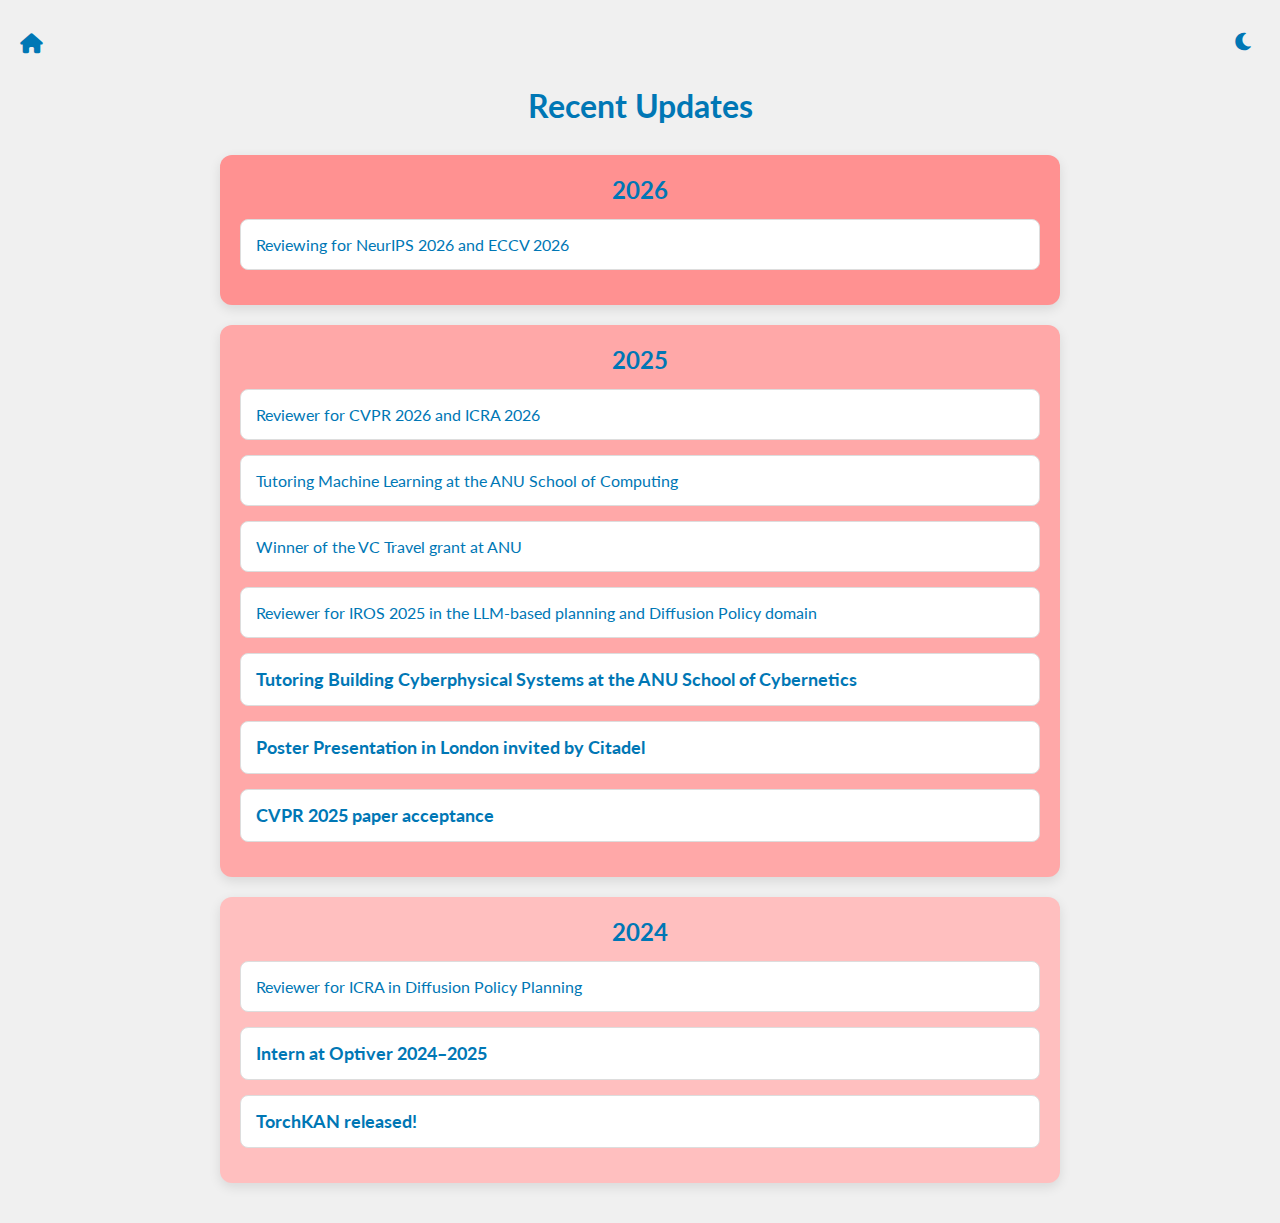
<file: updates/updates.html>
<!DOCTYPE html>
<html lang="en">
<head>
  <meta charset="UTF-8">
  <meta name="description" content="Updates">
  <meta name="viewport" content="width=device-width, initial-scale=1">
  <title>Updates - S. S. Bhattacharjee</title>
  <link rel="stylesheet" href="https://cdnjs.cloudflare.com/ajax/libs/font-awesome/6.0.0-beta3/css/all.min.css">
  <link href="https://fonts.googleapis.com/css2?family=Lato:wght@300;400;700&display=swap" rel="stylesheet">
  <style>
    :root {
      --light-bg: #f0f0f0;
      --light-color: #0077b5;
      --dark-bg: #121212;
      --dark-color: #fff;
      --font: 'Lato', sans-serif;
      --shadow: rgba(0, 0, 0, 0.1);
    }
    body {
      font-family: var(--font);
      background: var(--light-bg);
      color: var(--light-color);
      margin: 0;
      padding: 20px;
      transition: background-color 0.3s, color 0.3s;
    }
    /* New dark mode styling for the whole page */
    .dark-mode {
      background: var(--dark-bg);
      color: var(--dark-color);
    }
    .top-bar {
      display: flex;
      justify-content: space-between;
      align-items: center;
      padding: 10px 0;
      margin-bottom: 20px;
    }
    .top-bar .buttons {
      display: flex;
      gap: 10px;
    }
    .top-bar button,
    .top-bar a {
      background: none;
      border: none;
      font-size: 20px;
      cursor: pointer;
      color: #0077b5;
      text-decoration: none;
      transition: color 0.3s;
    }
    .top-bar button:hover,
    .top-bar a:hover {
      color: #005582;
    }
    .dark-mode .top-bar button,
    .dark-mode .top-bar a {
      color: #fff;
    }
    h1 {
      text-align: center;
      margin-bottom: 30px;
      font-size: 2rem;
    }
    .year-card {
      border-radius: 12px;
      box-shadow: 0 4px 12px var(--shadow);
      margin: 20px auto;
      padding: 20px;
      max-width: 800px;
      transition: background 0.3s;
    }
    .year-title {
      font-size: 1.5rem;
      font-weight: bold;
      margin-bottom: 15px;
      text-align: center;
    }
    .update-card {
      background: #ffffff;
      border: 1px solid #ddd;
      border-radius: 8px;
      padding: 15px;
      margin-bottom: 15px;
      transition: background 0.3s;
    }
    .update-card a {
      text-decoration: none;
      font-size: 1.1rem;
      font-weight: bold;
      color: var(--light-color);
      display: block;
      transition: color 0.3s;
    }
    .update-card a:hover {
      color: #005582;
    }
    .dark-mode .update-card {
      background: #1e1e1e;
      border-color: #333;
    }
    .dark-mode .update-card a {
      color: var(--dark-color);
    }
    .dark-mode .update-card a:hover {
      color: #bbb;
    }
  </style>
  <script>
    document.addEventListener("DOMContentLoaded", async () => {
      const res = await fetch('updates.json');
      const updates = await res.json();
      const main = document.querySelector('main');
      const grouped = {};

      // Group updates by year
      updates.forEach(({ year, text, link }) => {
        if (!grouped[year]) grouped[year] = [];
        grouped[year].push({ text, link });
      });

      // Sort years in descending order (newest first)
      const sortedYears = Object.keys(grouped).sort((a, b) => b - a);

      // Reverse the intensity arrays so that newer years are more intense red
      const redIntensities = ["#ff9191", "#ffa8a8", "#ffbfbf", "#ffd6d6", "#ffebeb"];
      const darkRedIntensities = ["#510000", "#470000", "#3d0000", "#330000", "#2a0000"];

      // Create a section for each year
      sortedYears.forEach((year, index) => {
        const section = document.createElement('section');
        section.className = 'year-card';

        // Use the intensity based on the index (capped by the array length)
        const bgLight = redIntensities[Math.min(index, redIntensities.length - 1)];
        const bgDark = darkRedIntensities[Math.min(index, darkRedIntensities.length - 1)];
        section.style.background = bgLight;
        section.setAttribute('data-light-bg', bgLight);
        section.setAttribute('data-dark-bg', bgDark);

        section.innerHTML = `<div class="year-title">${year}</div>`;

        grouped[year].forEach(({ text, link }) => {
          const div = document.createElement('div');
          div.className = 'update-card';
          div.innerHTML = link ? `<a href="${link}" target="_blank">${text}</a>` : `<span>${text}</span>`;
          section.appendChild(div);
        });

        main.appendChild(section);
      });

      const themeToggle = document.getElementById('theme-toggle');
      themeToggle.addEventListener('click', () => {
        document.body.classList.toggle('dark-mode');
        const icon = themeToggle.querySelector('i');
        icon.classList.toggle('fa-moon');
        icon.classList.toggle('fa-sun');

        // Toggle the background colors for the year cards
        document.querySelectorAll('.year-card').forEach(card => {
          if (document.body.classList.contains('dark-mode')) {
            card.style.background = card.getAttribute('data-dark-bg');
          } else {
            card.style.background = card.getAttribute('data-light-bg');
          }
        });
      });
    });
  </script>
</head>
<body>
  <div class="top-bar">
    <a href="index.html" class="home-button" title="Back to Home">
      <i class="fas fa-home"></i>
    </a>
    <div class="buttons">
      <button class="theme-toggle" id="theme-toggle" title="Toggle Theme">
        <i class="fas fa-moon"></i>
      </button>
    </div>
  </div>
  <header>
    <h1>Recent Updates</h1>
  </header>
  <main></main>
</body>
</html>
</file>
